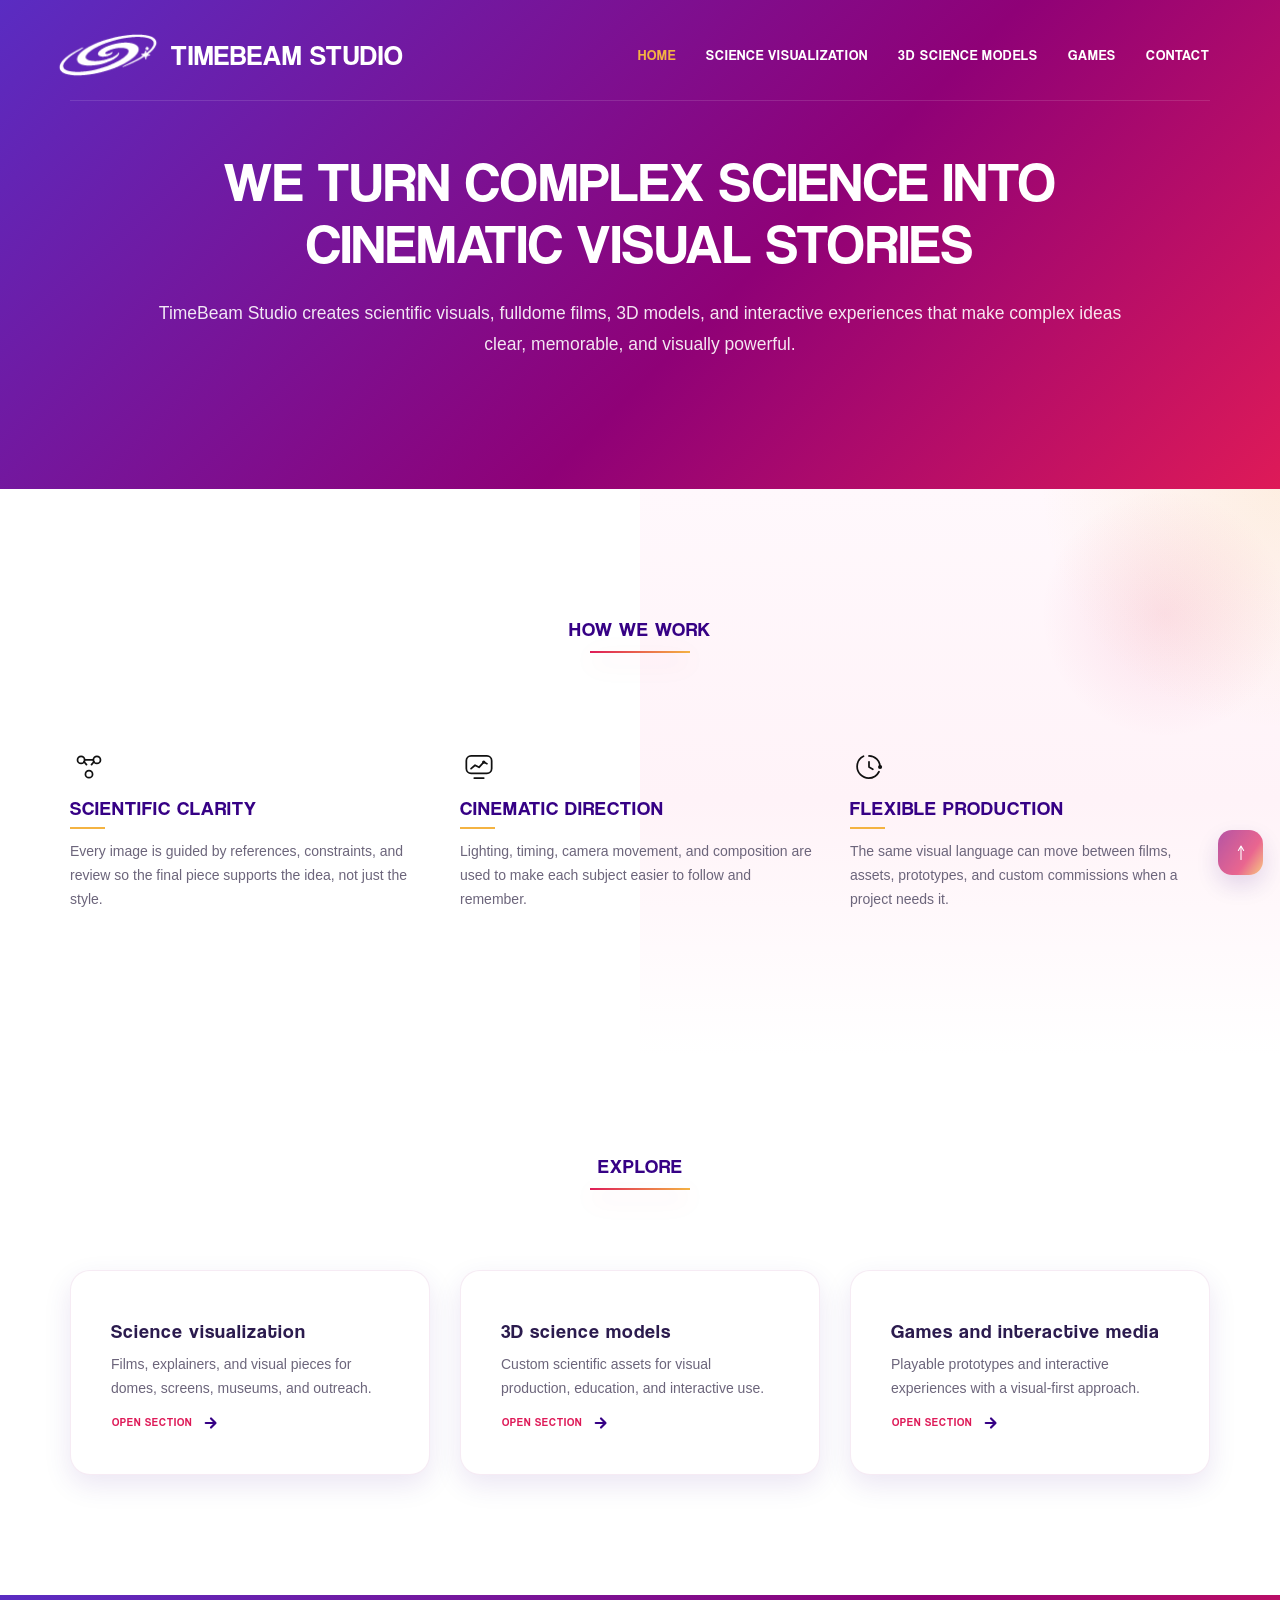
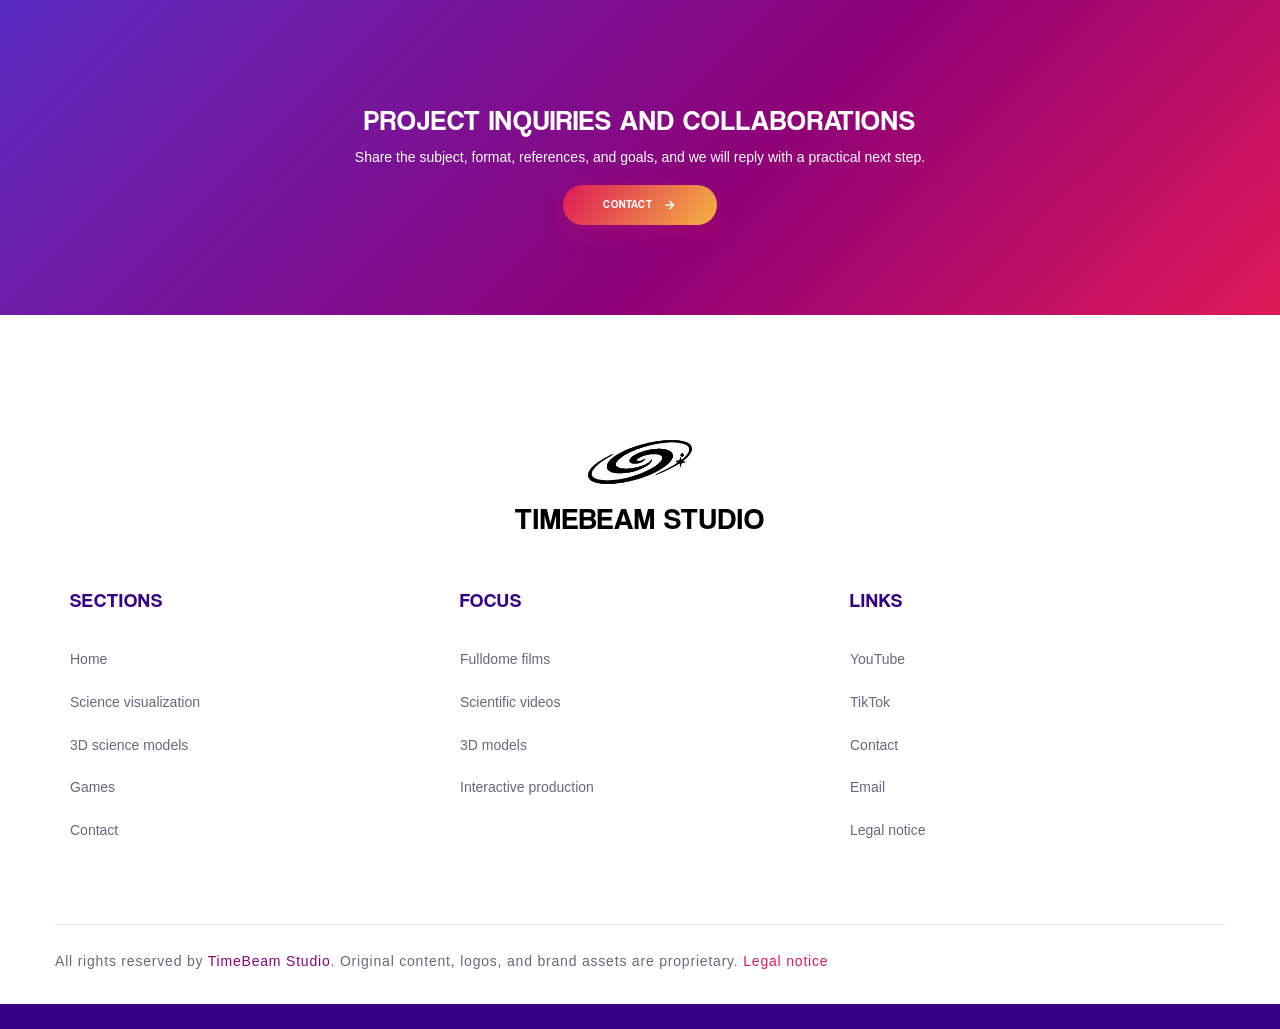
<file: index.html>
<!DOCTYPE html>
<html lang="en">
  <head>
    <meta charset="utf-8">
    <meta name="viewport" content="width=device-width, initial-scale=1, shrink-to-fit=no">
    <meta http-equiv="x-ua-compatible" content="ie=edge">
    <title>TimeBeam Studio - Home</title>
    <link rel="icon" type="image/svg+xml" href="images/timebeam-icon-smooth.svg">
    <link rel="icon" type="image/png" href="images/timebeam-icon.png">

    <link rel="stylesheet" href="css/bootstrap.min.css">
    <link rel="stylesheet" href="css/ionicons.min.css">
    <link rel="stylesheet" href="css/owl.carousel.css">
    <link rel="stylesheet" href="css/owl.theme.css">
    <link rel="stylesheet" href="css/style.css">
  </head>
  <body>
    <header class="gradient-violat">
      <nav class="navbar navbar-default navbar-fixed-top">
        <div class="container">
          <div class="navbar-header">
            <button type="button" class="navbar-toggle collapsed" data-toggle="collapse" data-target="#main-nav" aria-expanded="false">
              <span class="sr-only">Toggle navigation</span>
              <span class="icon-bar"></span>
              <span class="icon-bar"></span>
              <span class="icon-bar"></span>
            </button>
            <a class="navbar-brand" href="index.html">
              <span class="logo-wraper logo-black">
                <img src="images/timebeam-icon.png" alt="">TimeBeam Studio

              </span>
            </a>
          </div>

          <div class="collapse navbar-collapse" id="main-nav">
            <ul class="nav navbar-nav navbar-right">
              <li class="active"><a href="index.html">Home <span class="sr-only">(current)</span></a></li>
              <li><a href="science-visualization.html">Science visualization</a></li>
              <li><a href="science-models.html">3D science models</a></li>
              <li><a href="games.html">Games</a></li>
              <li><a href="contact.html">Contact</a></li>
            </ul>
          </div>
          <hr class="navbar-divider">
        </div>
      </nav>

      <section class="padding-top-90 home-slider home-hero">
        <div class="container">
          <div class="row home-hero-row">
            <div class="col-md-12">
              <div class="home-hero-copy">
                <h1 class="cta-heading text-white">We turn complex science into cinematic visual stories</h1>
                <p class="text-white slider-para">TimeBeam Studio creates scientific visuals, fulldome films, 3D models, and interactive experiences that make complex ideas clear, memorable, and visually powerful.</p>
              </div>
            </div>
          </div>
        </div>
      </section>
    </header>

    <section class="padding-top-bottom-120 bg-image-fit-50 home-overview section-soft-background">
      <div class="container">
        <div class="heading-wraper text-center margin-bottom-80">
          <h4>How we work</h4>
          <hr class="heading-devider gradient-orange">
        </div>
        <div class="row">
          <div class="col-md-4">
            <div class="feature-wiget">
              <div class="icon-wraper"><img src="images/icon-areas-of-work.svg" alt=""></div>
              <div class="content">
                <h4 class="bottom-line">Scientific clarity</h4>
                <p>Every image is guided by references, constraints, and review so the final piece supports the idea, not just the style.</p>
              </div>
            </div>
          </div>
          <div class="col-md-4">
            <div class="feature-wiget">
              <div class="icon-wraper"><img src="images/icon-science-visualization.svg" alt=""></div>
              <div class="content">
                <h4 class="bottom-line">Cinematic direction</h4>
                <p>Lighting, timing, camera movement, and composition are used to make each subject easier to follow and remember.</p>
              </div>
            </div>
          </div>
          <div class="col-md-4">
            <div class="feature-wiget">
              <div class="icon-wraper"><img src="images/icon-in-development.svg" alt=""></div>
              <div class="content">
                <h4 class="bottom-line">Flexible production</h4>
                <p>The same visual language can move between films, assets, prototypes, and custom commissions when a project needs it.</p>
              </div>
            </div>
          </div>
        </div>
      </div>
    </section>

    <section class="padding-top-bottom-90">
      <div class="container">
        <div class="heading-wraper text-center margin-bottom-80">
          <h4>Explore</h4>
          <hr class="heading-devider gradient-orange">
        </div>
        <div class="row">
          <div class="col-md-4 home-card-column">
            <div class="card">
              <div class="card-block">
                <h4 class="card-title">Science visualization</h4>
                <p class="card-text">Films, explainers, and visual pieces for domes, screens, museums, and outreach.</p>
                <a href="science-visualization.html" class="btn btn-link">open section <span class="icon-on-button"><img src="images/arrow-right-dark.svg" alt=""></span></a>
              </div>
            </div>
          </div>
          <div class="col-md-4 home-card-column">
            <div class="card">
              <div class="card-block">
                <h4 class="card-title">3D science models</h4>
                <p class="card-text">Custom scientific assets for visual production, education, and interactive use.</p>
                <a href="science-models.html" class="btn btn-link">open section <span class="icon-on-button"><img src="images/arrow-right-dark.svg" alt=""></span></a>
              </div>
            </div>
          </div>
          <div class="col-md-4 home-card-column">
            <div class="card">
              <div class="card-block">
                <h4 class="card-title">Games and interactive media</h4>
                <p class="card-text">Playable prototypes and interactive experiences with a visual-first approach.</p>
                <a href="games.html" class="btn btn-link">open section <span class="icon-on-button"><img src="images/arrow-right-dark.svg" alt=""></span></a>
              </div>
            </div>
          </div>
        </div>
      </div>
    </section>

    <section class="gradient-violat cta padding-top-bottom-90">
      <div class="container">
        <div class="row">
          <div class="col-md-12 text-center">
            <h3 class="cta-heading text-white">Project inquiries and collaborations</h3>
            <p class="text-white">Share the subject, format, references, and goals, and we will reply with a practical next step.</p>
            <div class="cta-btn-group">
              <a class="btn btn-orange border-none btn-rounded-corner" href="contact.html">Contact <span class="icon-on-button"><img src="images/arrow-right-light.svg" alt=""></span></a>
            </div>
          </div>
        </div>
      </div>
    </section>

    <footer class="padding-top-120">
      <div class="container">
        <div class="row">
          <div class="col-md-3">
            <div class="footer-left-content">
              <div class="logo-black">
                <img src="images/timebeam-icon.png" alt="">TimeBeam Studio
              </div>
            </div>
          </div>
          <div class="col-md-9">
            <div class="row">
              <div class="col-md-4 col-sm-6">
                <div class="footer-list-wiget">
                  <h4>Sections</h4>
                  <div class="list-group">
                    <a href="index.html" class="list-group-item">Home</a>
                    <a href="science-visualization.html" class="list-group-item">Science visualization</a>
                    <a href="science-models.html" class="list-group-item">3D science models</a>
                    <a href="games.html" class="list-group-item">Games</a>
                    <a href="contact.html" class="list-group-item">Contact</a>
                  </div>
                </div>
              </div>
              <div class="col-md-4 col-sm-6">
                <div class="footer-list-wiget">
                  <h4>Focus</h4>
                  <div class="list-group">
                    <a href="science-visualization.html" class="list-group-item">Fulldome films</a>
                    <a href="science-visualization.html" class="list-group-item">Scientific videos</a>
                    <a href="science-models.html" class="list-group-item">3D models</a>
                    <a href="games.html" class="list-group-item">Interactive production</a>
                  </div>
                </div>
              </div>
              <div class="col-md-4 col-sm-6">
                <div class="footer-list-wiget">
                  <h4>Links</h4>
                  <div class="list-group">
                    <a href="https://www.youtube.com/@TimeBeamStudio" class="list-group-item" target="_blank" rel="noopener noreferrer">YouTube</a>
                    <a href="https://www.tiktok.com/@timebeam.studio" class="list-group-item" target="_blank" rel="noopener noreferrer">TikTok</a>
                    <a href="contact.html" class="list-group-item">Contact</a>
                    <a href="mailto:timebeamstudio@gmail.com" class="list-group-item">Email</a>
                    <a href="legal-notice.html" class="list-group-item">Legal notice</a>
                  </div>
                </div>
              </div>
            </div>
          </div>
          <hr class="footer-divider">
          <div class="copyright-cta">
            <p>All rights reserved by <span class="span text-violat">TimeBeam Studio</span>. Original content, logos, and brand assets are proprietary. <a href="legal-notice.html">Legal notice</a></p>
          </div>
        </div>
      </div>
      <div class="footer-end-line"></div>
    </footer>

    <div id="scroll-top-div" class="scroll-top-div"><div class="scroll-top-icon-container"><img src="images/arrow-up-light.svg" alt=""></div></div>

    <script src="js/jquery.min.js"></script>
    <script src="js/bootstrap.min.js"></script>
    <script src="js/owl.carousel.min.js"></script>
    <script src="js/script.js"></script>
  </body>
</html>
</file>
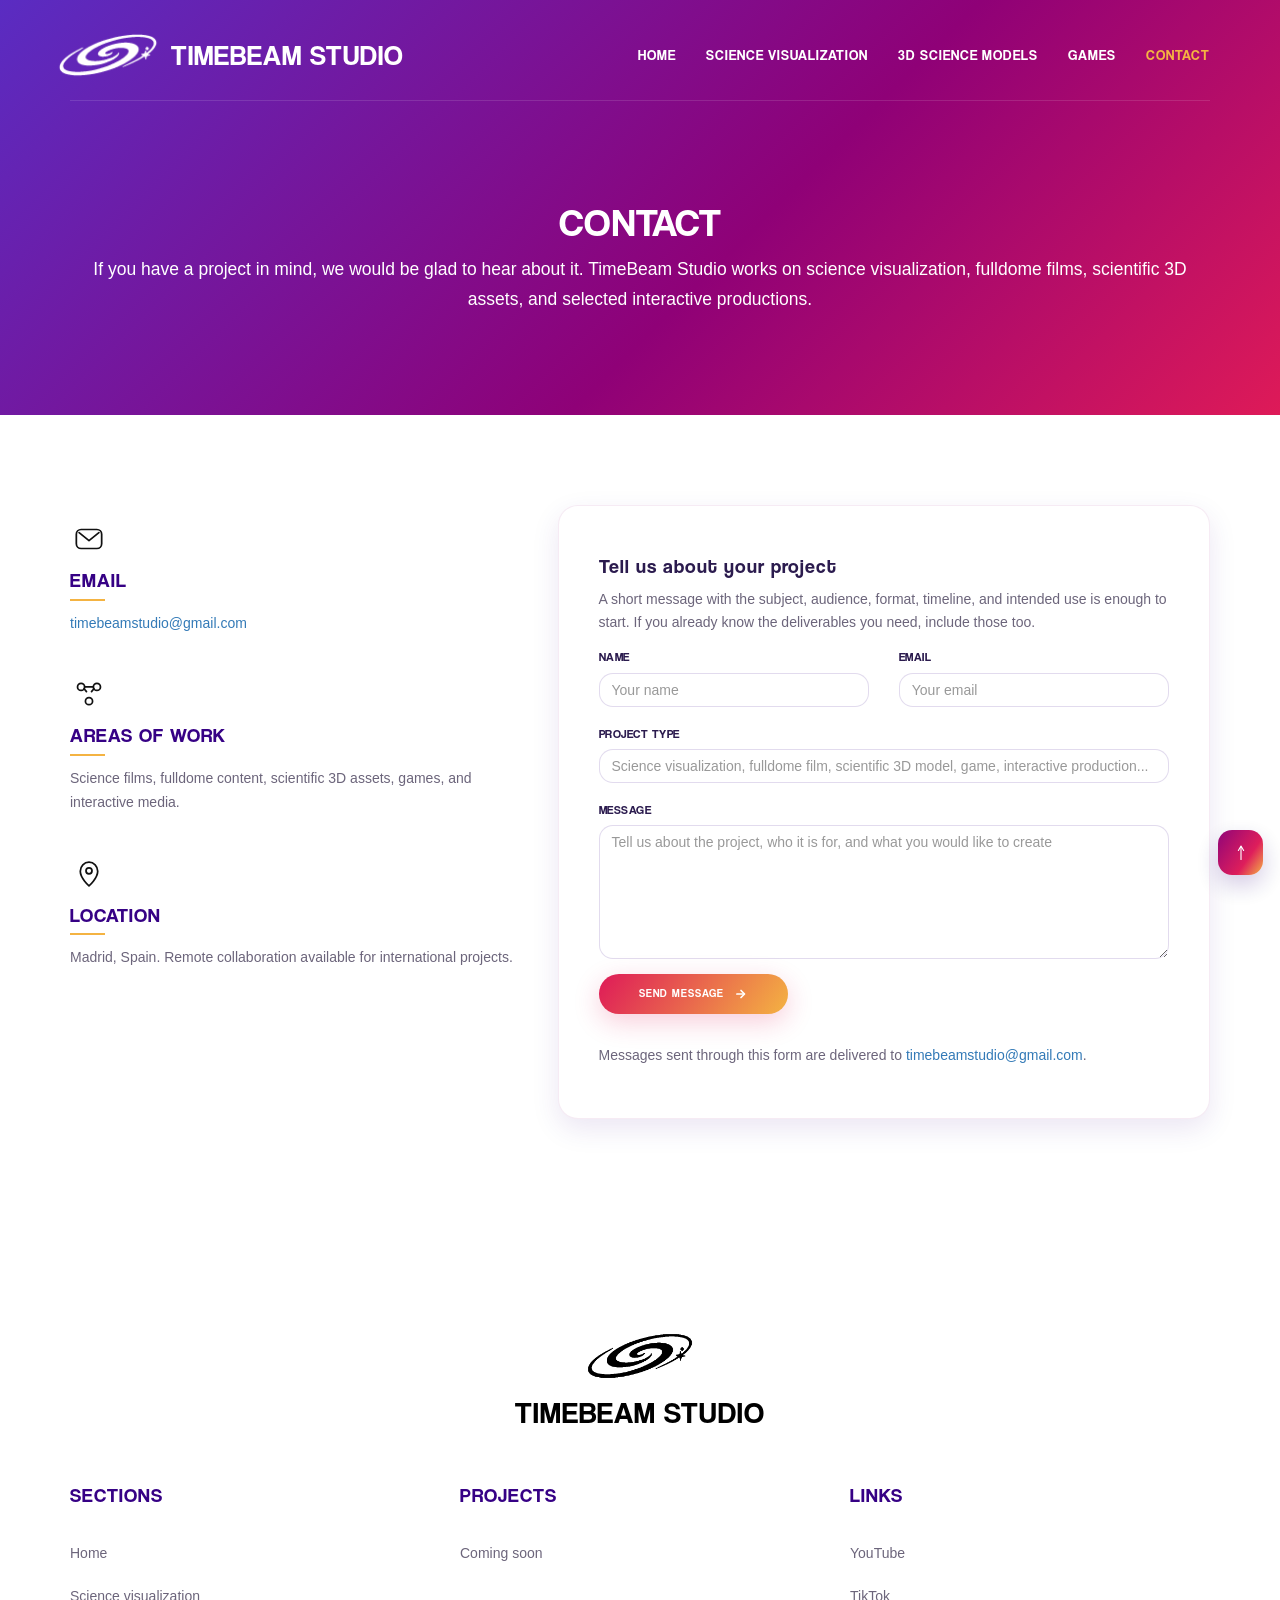
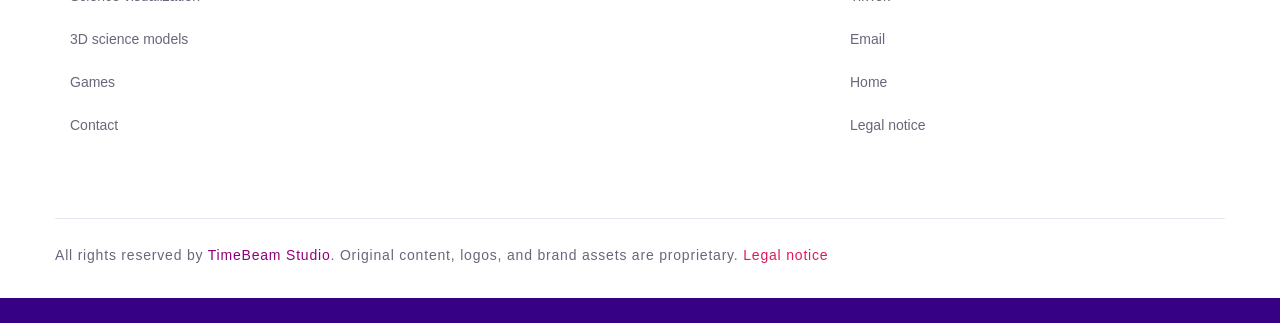
<file: contact.html>
<!DOCTYPE html>
<html lang="en">
  <head>
    <meta charset="utf-8">
    <meta name="viewport" content="width=device-width, initial-scale=1, shrink-to-fit=no">
    <meta http-equiv="x-ua-compatible" content="ie=edge">
    <title>TimeBeam Studio - Contact</title>
    <link rel="icon" type="image/svg+xml" href="images/timebeam-icon-smooth.svg">
    <link rel="icon" type="image/png" href="images/timebeam-icon.png">

    <link rel="stylesheet" href="css/bootstrap.min.css">
    <link rel="stylesheet" href="css/ionicons.min.css">
    <link rel="stylesheet" href="css/owl.carousel.css">
    <link rel="stylesheet" href="css/owl.theme.css">
    <link rel="stylesheet" href="css/style.css">
  </head>
  <body>
    <header class="gradient-violat">
      <nav class="navbar navbar-default navbar-fixed-top">
        <div class="container">
          <div class="navbar-header">
            <button type="button" class="navbar-toggle collapsed" data-toggle="collapse" data-target="#main-nav" aria-expanded="false">
              <span class="sr-only">Toggle navigation</span>
              <span class="icon-bar"></span>
              <span class="icon-bar"></span>
              <span class="icon-bar"></span>
            </button>
            <a class="navbar-brand" href="index.html"><span class="logo-wraper logo-black"><img src="images/timebeam-icon.png" alt="">TimeBeam Studio</span></a>
          </div>
          <div class="collapse navbar-collapse" id="main-nav">
            <ul class="nav navbar-nav navbar-right">
              <li><a href="index.html">Home</a></li>
              <li><a href="science-visualization.html">Science visualization</a></li>
              <li><a href="science-models.html">3D science models</a></li>
              <li><a href="games.html">Games</a></li>
              <li class="active"><a href="contact.html">Contact</a></li>
            </ul>
          </div>
          <hr class="navbar-divider">
        </div>
      </nav>

      <div class="container text-center" style="padding-top:180px;padding-bottom:90px;">
        <h2 class="cta-heading text-white">Contact</h2>
        <p class="text-white slider-para">If you have a project in mind, we would be glad to hear about it. TimeBeam Studio works on science visualization, fulldome films, scientific 3D assets, and selected interactive productions.</p>
      </div>
    </header>

    <section class="padding-top-bottom-90">
      <div class="container">
        <div class="row">
          <div class="col-md-5">
            <div class="feature-wiget">
              <div class="icon-wraper"><img src="images/icon-email-minimal.svg" alt=""></div>
              <div class="content"><h4 class="bottom-line">Email</h4><p><a href="mailto:timebeamstudio@gmail.com">timebeamstudio@gmail.com</a></p></div>
            </div>
            <div class="feature-wiget">
              <div class="icon-wraper"><img src="images/icon-areas-of-work.svg" alt=""></div>
              <div class="content"><h4 class="bottom-line">Areas of work</h4><p>Science films, fulldome content, scientific 3D assets, games, and interactive media.</p></div>
            </div>
            <div class="feature-wiget">
              <div class="icon-wraper"><img src="images/icon-location-minimal.svg" alt=""></div>
              <div class="content"><h4 class="bottom-line">Location</h4><p>Madrid, Spain. Remote collaboration available for international projects.</p></div>
            </div>
          </div>
          <div class="col-md-7">
            <div class="card">
              <div class="card-block">
                <h4 class="card-title">Tell us about your project</h4>
                <p class="card-text">A short message with the subject, audience, format, timeline, and intended use is enough to start. If you already know the deliverables you need, include those too.</p>
                <form action="https://formsubmit.co/timebeamstudio@gmail.com" method="POST">
                  <input type="hidden" name="_subject" value="[TimeBeam Studio Website] New inquiry">
                  <input type="hidden" name="_next" value="https://timebeamstudio.github.io/thank-you.html">
                  <input type="hidden" name="_template" value="table">
                  <input type="hidden" name="source" value="TimeBeam Studio website contact form">
                  <input type="text" name="_honey" style="display:none">
                  <div class="row">
                    <div class="col-md-6"><div class="form-group"><label>Name</label><input type="text" name="name" class="form-control" placeholder="Your name" required></div></div>
                    <div class="col-md-6"><div class="form-group"><label>Email</label><input type="email" name="email" class="form-control" placeholder="Your email" required></div></div>
                  </div>
                  <div class="form-group"><label>Project type</label><input type="text" name="project_type" class="form-control" placeholder="Science visualization, fulldome film, scientific 3D model, game, interactive production..." required></div>
                  <div class="form-group"><label>Message</label><textarea name="message" class="form-control" rows="6" placeholder="Tell us about the project, who it is for, and what you would like to create" required></textarea></div>
                  <button type="submit" class="btn btn-orange border-none btn-rounded-corner">Send message <span class="icon-on-button"><img src="images/arrow-right-light.svg" alt=""></span></button>
                </form>
                <p class="card-text margin-top-30">Messages sent through this form are delivered to <a href="mailto:timebeamstudio@gmail.com">timebeamstudio@gmail.com</a>.</p>
              </div>
            </div>
          </div>
        </div>
      </div>
    </section>

    <footer class="padding-top-120">
      <div class="container">
        <div class="row">
          <div class="col-md-3"><div class="footer-left-content"><div class="logo-black"><img src="images/timebeam-icon.png" alt="">TimeBeam Studio</div></div></div>
          <div class="col-md-9"><div class="row"><div class="col-md-4 col-sm-6"><div class="footer-list-wiget"><h4>Sections</h4><div class="list-group"><a href="index.html" class="list-group-item">Home</a><a href="science-visualization.html" class="list-group-item">Science visualization</a><a href="science-models.html" class="list-group-item">3D science models</a><a href="games.html" class="list-group-item">Games</a><a href="contact.html" class="list-group-item">Contact</a></div></div></div><div class="col-md-4 col-sm-6"><div class="footer-list-wiget"><h4>Projects</h4><div class="list-group"><span class="list-group-item">Coming soon</span></div></div></div><div class="col-md-4 col-sm-6"><div class="footer-list-wiget"><h4>Links</h4><div class="list-group"><a href="https://www.youtube.com/@TimeBeamStudio" class="list-group-item" target="_blank" rel="noopener noreferrer">YouTube</a><a href="https://www.tiktok.com/@timebeam.studio" class="list-group-item" target="_blank" rel="noopener noreferrer">TikTok</a><a href="mailto:timebeamstudio@gmail.com" class="list-group-item">Email</a><a href="index.html" class="list-group-item">Home</a><a href="legal-notice.html" class="list-group-item">Legal notice</a></div></div></div></div></div>
          <hr class="footer-divider">
          <div class="copyright-cta"><p>All rights reserved by <span class="span text-violat">TimeBeam Studio</span>. Original content, logos, and brand assets are proprietary. <a href="legal-notice.html">Legal notice</a></p></div>
        </div>
      </div>
      <div class="footer-end-line"></div>
    </footer>

    <div id="scroll-top-div" class="scroll-top-div"><div class="scroll-top-icon-container"><img src="images/arrow-up-light.svg" alt=""></div></div>

    <script src="js/jquery.min.js"></script>
    <script src="js/bootstrap.min.js"></script>
    <script src="js/owl.carousel.min.js"></script>
    <script src="js/script.js"></script>
  </body>
</html>
</file>
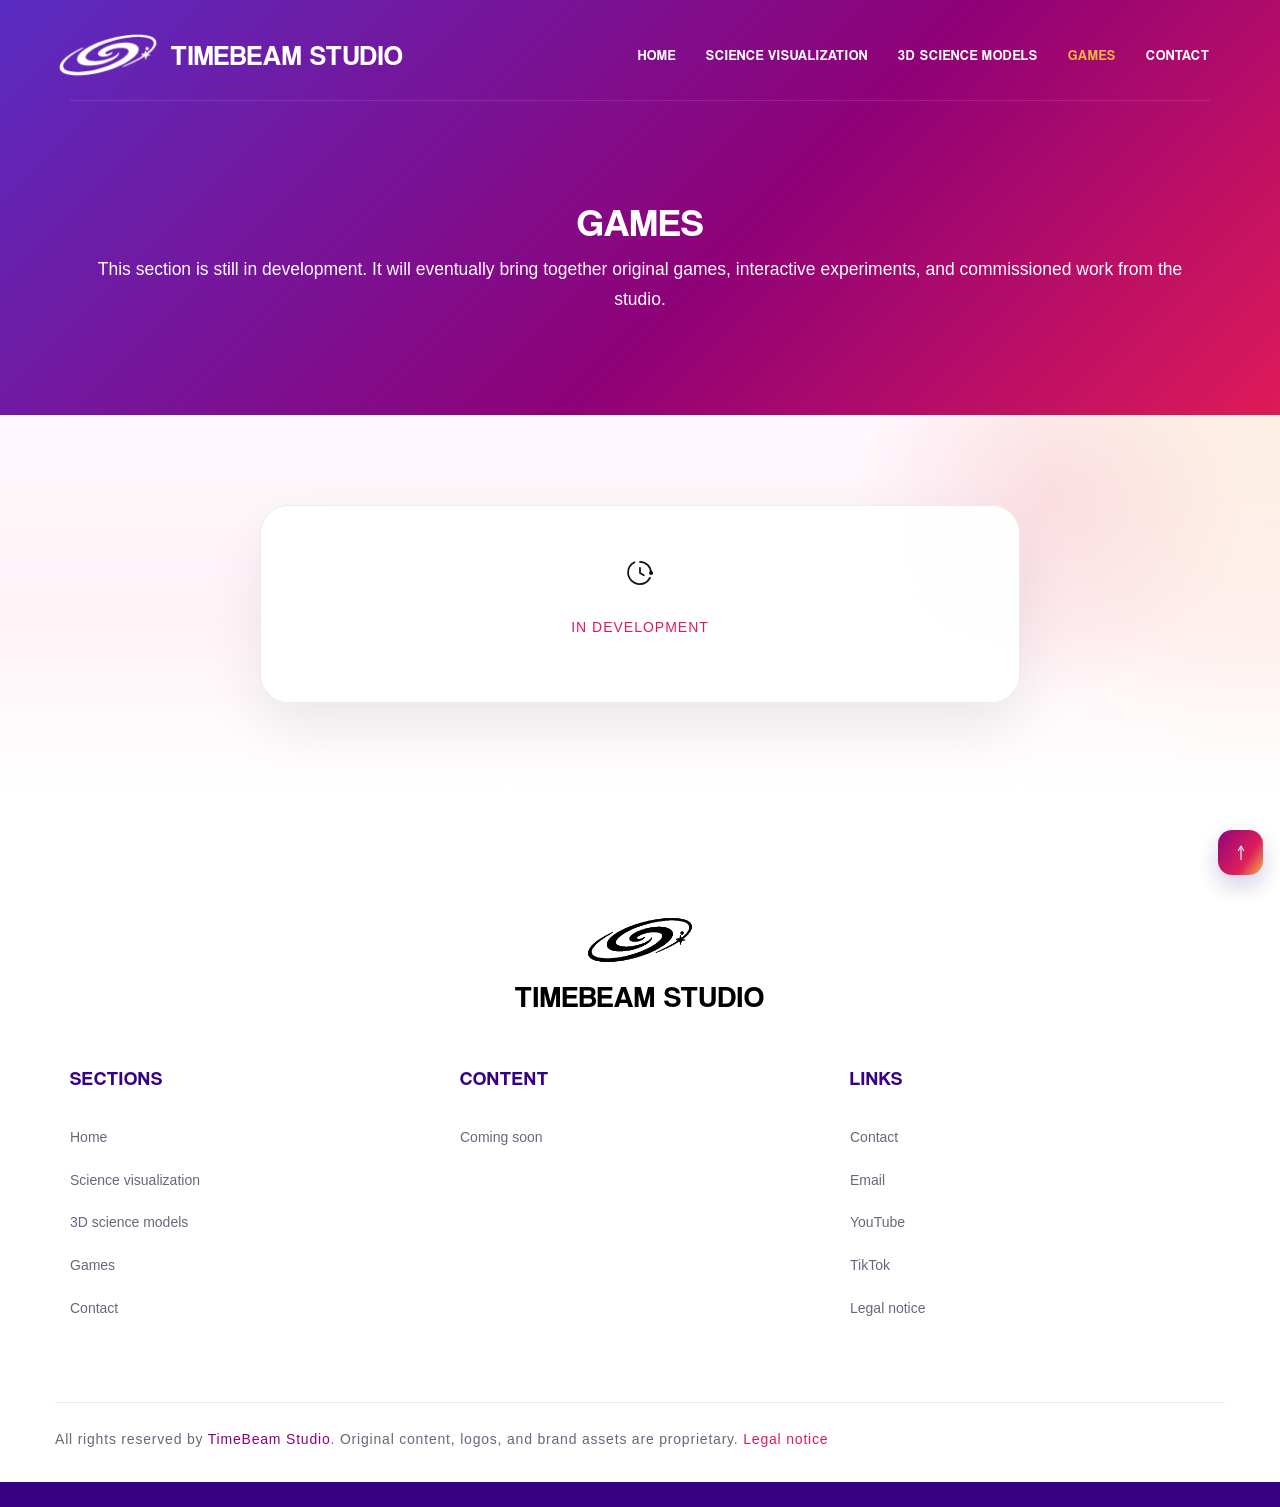
<file: games.html>
<!DOCTYPE html>
<html lang="en">
  <head>
    <meta charset="utf-8">
    <meta name="viewport" content="width=device-width, initial-scale=1, shrink-to-fit=no">
    <meta http-equiv="x-ua-compatible" content="ie=edge">
    <title>TimeBeam Studio - Games</title>
    <link rel="icon" type="image/svg+xml" href="images/timebeam-icon-smooth.svg">
    <link rel="icon" type="image/png" href="images/timebeam-icon.png">

    <link rel="stylesheet" href="css/bootstrap.min.css">
    <link rel="stylesheet" href="css/ionicons.min.css">
    <link rel="stylesheet" href="css/owl.carousel.css">
    <link rel="stylesheet" href="css/owl.theme.css">
    <link rel="stylesheet" href="css/style.css">
  </head>
  <body>
    <header class="gradient-violat">
      <nav class="navbar navbar-default navbar-fixed-top">
        <div class="container">
          <div class="navbar-header">
            <button type="button" class="navbar-toggle collapsed" data-toggle="collapse" data-target="#main-nav" aria-expanded="false">
              <span class="sr-only">Toggle navigation</span>
              <span class="icon-bar"></span>
              <span class="icon-bar"></span>
              <span class="icon-bar"></span>
            </button>
            <a class="navbar-brand" href="index.html"><span class="logo-wraper logo-black"><img src="images/timebeam-icon.png" alt="">TimeBeam Studio</span></a>
          </div>
          <div class="collapse navbar-collapse" id="main-nav">
            <ul class="nav navbar-nav navbar-right">
              <li><a href="index.html">Home</a></li>
              <li><a href="science-visualization.html">Science visualization</a></li>
              <li><a href="science-models.html">3D science models</a></li>
              <li class="active"><a href="games.html">Games</a></li>
              <li><a href="contact.html">Contact</a></li>
            </ul>
          </div>
          <hr class="navbar-divider">
        </div>
      </nav>

      <div class="container text-center" style="padding-top:180px;padding-bottom:90px;">
        <h2 class="cta-heading text-white">Games</h2>
        <p class="text-white slider-para">This section is still in development. It will eventually bring together original games, interactive experiments, and commissioned work from the studio.</p>
      </div>
    </header>

    <section class="padding-top-bottom-90 section-soft-background">
      <div class="container">
        <div class="development-panel">
          <div class="icon-wraper"><img src="images/icon-in-development.svg" alt=""></div>
          <p class="development-note">In Development</p>
        </div>
      </div>
    </section>

    <footer class="padding-top-120">
      <div class="container">
        <div class="row">
          <div class="col-md-3"><div class="footer-left-content"><div class="logo-black"><img src="images/timebeam-icon.png" alt="">TimeBeam Studio</div></div></div>
          <div class="col-md-9"><div class="row"><div class="col-md-4 col-sm-6"><div class="footer-list-wiget"><h4>Sections</h4><div class="list-group"><a href="index.html" class="list-group-item">Home</a><a href="science-visualization.html" class="list-group-item">Science visualization</a><a href="science-models.html" class="list-group-item">3D science models</a><a href="games.html" class="list-group-item">Games</a><a href="contact.html" class="list-group-item">Contact</a></div></div></div><div class="col-md-4 col-sm-6"><div class="footer-list-wiget"><h4>Content</h4><div class="list-group"><span class="list-group-item">Coming soon</span></div></div></div><div class="col-md-4 col-sm-6"><div class="footer-list-wiget"><h4>Links</h4><div class="list-group"><a href="contact.html" class="list-group-item">Contact</a><a href="mailto:timebeamstudio@gmail.com" class="list-group-item">Email</a><a href="https://www.youtube.com/@TimeBeamStudio" class="list-group-item" target="_blank" rel="noopener noreferrer">YouTube</a><a href="https://www.tiktok.com/@timebeam.studio" class="list-group-item" target="_blank" rel="noopener noreferrer">TikTok</a><a href="legal-notice.html" class="list-group-item">Legal notice</a></div></div></div></div></div>
          <hr class="footer-divider">
          <div class="copyright-cta"><p>All rights reserved by <span class="span text-violat">TimeBeam Studio</span>. Original content, logos, and brand assets are proprietary. <a href="legal-notice.html">Legal notice</a></p></div>
        </div>
      </div>
      <div class="footer-end-line"></div>
    </footer>

    <div id="scroll-top-div" class="scroll-top-div"><div class="scroll-top-icon-container"><img src="images/arrow-up-light.svg" alt=""></div></div>

    <script src="js/jquery.min.js"></script>
    <script src="js/bootstrap.min.js"></script>
    <script src="js/owl.carousel.min.js"></script>
    <script src="js/script.js"></script>
  </body>
</html>
</file>
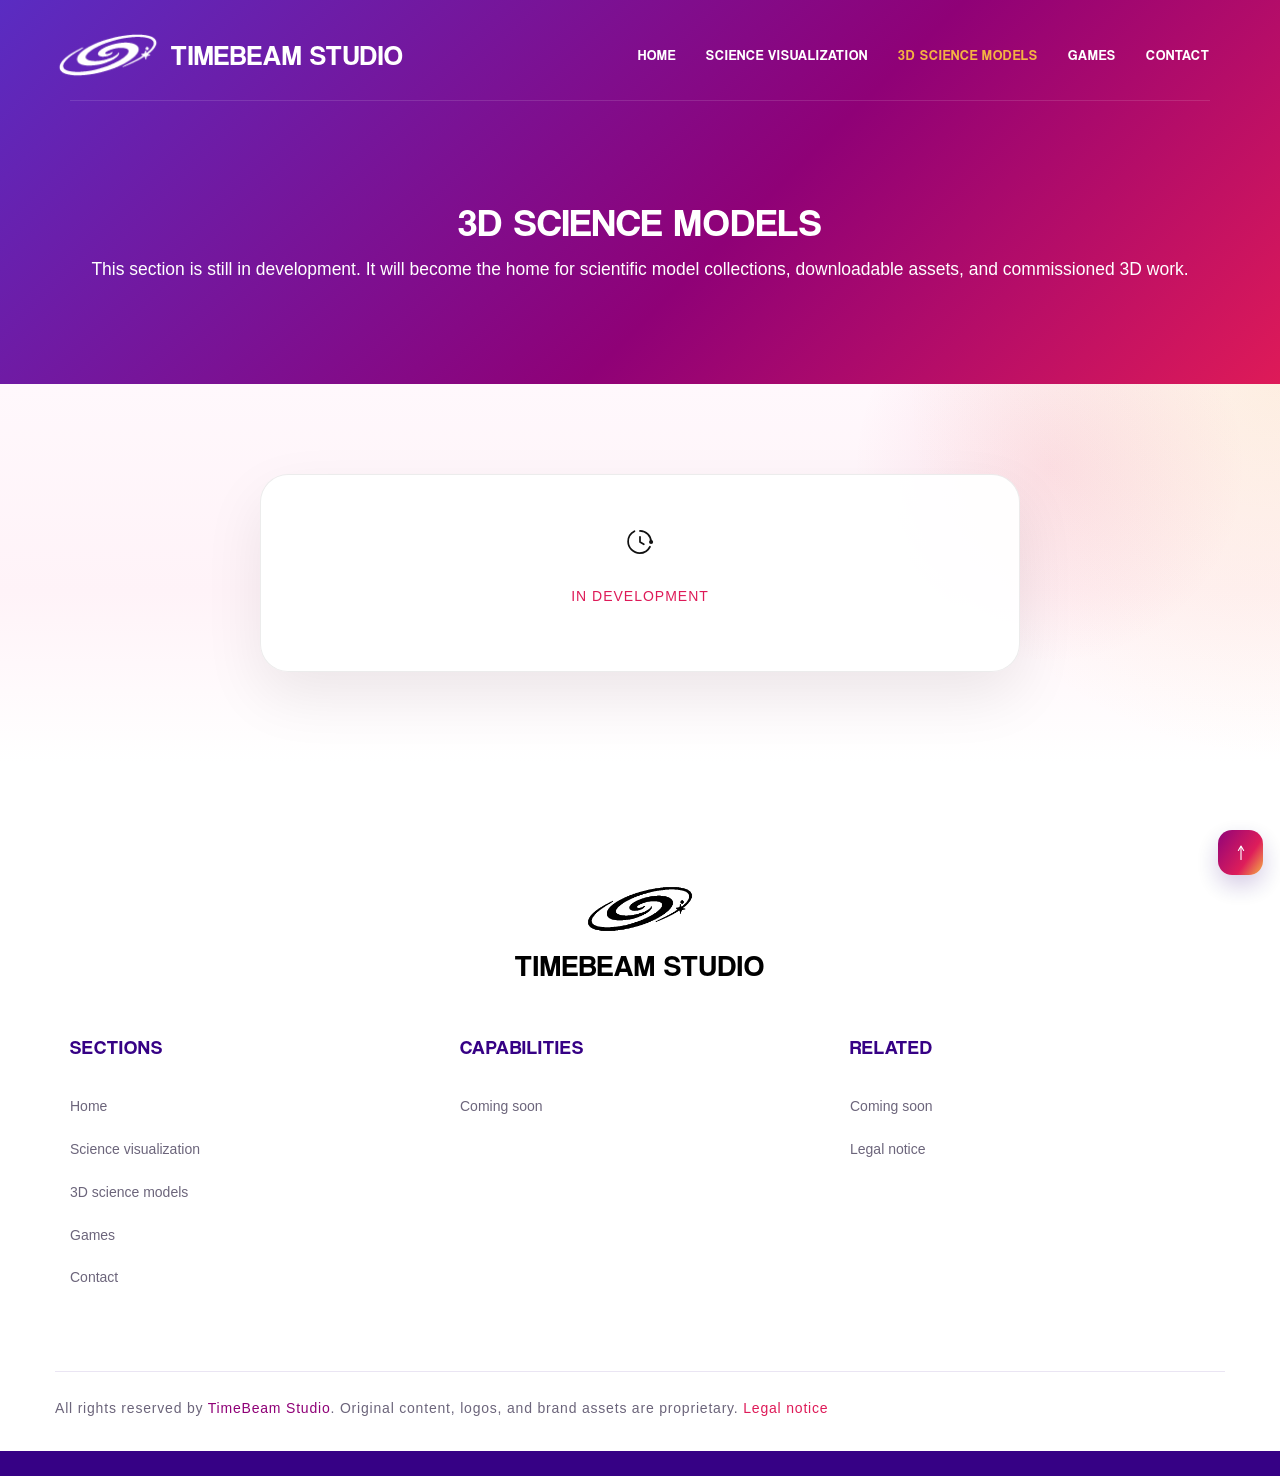
<file: science-models.html>
<!DOCTYPE html>
<html lang="en">
  <head>
    <meta charset="utf-8">
    <meta name="viewport" content="width=device-width, initial-scale=1, shrink-to-fit=no">
    <meta http-equiv="x-ua-compatible" content="ie=edge">
    <title>TimeBeam Studio - 3D Science Models</title>
    <link rel="icon" type="image/svg+xml" href="images/timebeam-icon-smooth.svg">
    <link rel="icon" type="image/png" href="images/timebeam-icon.png">

    <link rel="stylesheet" href="css/bootstrap.min.css">
    <link rel="stylesheet" href="css/ionicons.min.css">
    <link rel="stylesheet" href="css/owl.carousel.css">
    <link rel="stylesheet" href="css/owl.theme.css">
    <link rel="stylesheet" href="css/style.css">
  </head>
  <body>
    <header class="gradient-violat">
      <nav class="navbar navbar-default navbar-fixed-top">
        <div class="container">
          <div class="navbar-header">
            <button type="button" class="navbar-toggle collapsed" data-toggle="collapse" data-target="#main-nav" aria-expanded="false">
              <span class="sr-only">Toggle navigation</span>
              <span class="icon-bar"></span>
              <span class="icon-bar"></span>
              <span class="icon-bar"></span>
            </button>
            <a class="navbar-brand" href="index.html"><span class="logo-wraper logo-black"><img src="images/timebeam-icon.png" alt="">TimeBeam Studio</span></a>
          </div>
          <div class="collapse navbar-collapse" id="main-nav">
            <ul class="nav navbar-nav navbar-right">
              <li><a href="index.html">Home</a></li>
              <li><a href="science-visualization.html">Science visualization</a></li>
              <li class="active"><a href="science-models.html">3D science models</a></li>
              <li><a href="games.html">Games</a></li>
              <li><a href="contact.html">Contact</a></li>
            </ul>
          </div>
          <hr class="navbar-divider">
        </div>
      </nav>

      <div class="container text-center" style="padding-top:180px;padding-bottom:90px;">
        <h2 class="cta-heading text-white">3D Science Models</h2>
        <p class="text-white slider-para">This section is still in development. It will become the home for scientific model collections, downloadable assets, and commissioned 3D work.</p>
      </div>
    </header>

    <section class="padding-top-bottom-90 section-soft-background">
      <div class="container">
          <div class="development-panel">
            <div class="icon-wraper"><img src="images/icon-in-development.svg" alt=""></div>
            <p class="development-note">In Development</p>
        </div>
      </div>
    </section>

    <footer class="padding-top-120">
      <div class="container">
        <div class="row">
          <div class="col-md-3"><div class="footer-left-content"><div class="logo-black"><img src="images/timebeam-icon.png" alt="">TimeBeam Studio</div></div></div>
          <div class="col-md-9"><div class="row"><div class="col-md-4 col-sm-6"><div class="footer-list-wiget"><h4>Sections</h4><div class="list-group"><a href="index.html" class="list-group-item">Home</a><a href="science-visualization.html" class="list-group-item">Science visualization</a><a href="science-models.html" class="list-group-item">3D science models</a><a href="games.html" class="list-group-item">Games</a><a href="contact.html" class="list-group-item">Contact</a></div></div></div><div class="col-md-4 col-sm-6"><div class="footer-list-wiget"><h4>Capabilities</h4><div class="list-group"><span class="list-group-item">Coming soon</span></div></div></div><div class="col-md-4 col-sm-6"><div class="footer-list-wiget"><h4>Related</h4><div class="list-group"><span class="list-group-item">Coming soon</span><a href="legal-notice.html" class="list-group-item">Legal notice</a></div></div></div></div></div>
          <hr class="footer-divider">
          <div class="copyright-cta"><p>All rights reserved by <span class="span text-violat">TimeBeam Studio</span>. Original content, logos, and brand assets are proprietary. <a href="legal-notice.html">Legal notice</a></p></div>
        </div>
      </div>
      <div class="footer-end-line"></div>
    </footer>

    <div id="scroll-top-div" class="scroll-top-div"><div class="scroll-top-icon-container"><img src="images/arrow-up-light.svg" alt=""></div></div>

    <script src="js/jquery.min.js"></script>
    <script src="js/bootstrap.min.js"></script>
    <script src="js/owl.carousel.min.js"></script>
    <script src="js/script.js"></script>
  </body>
</html>
</file>
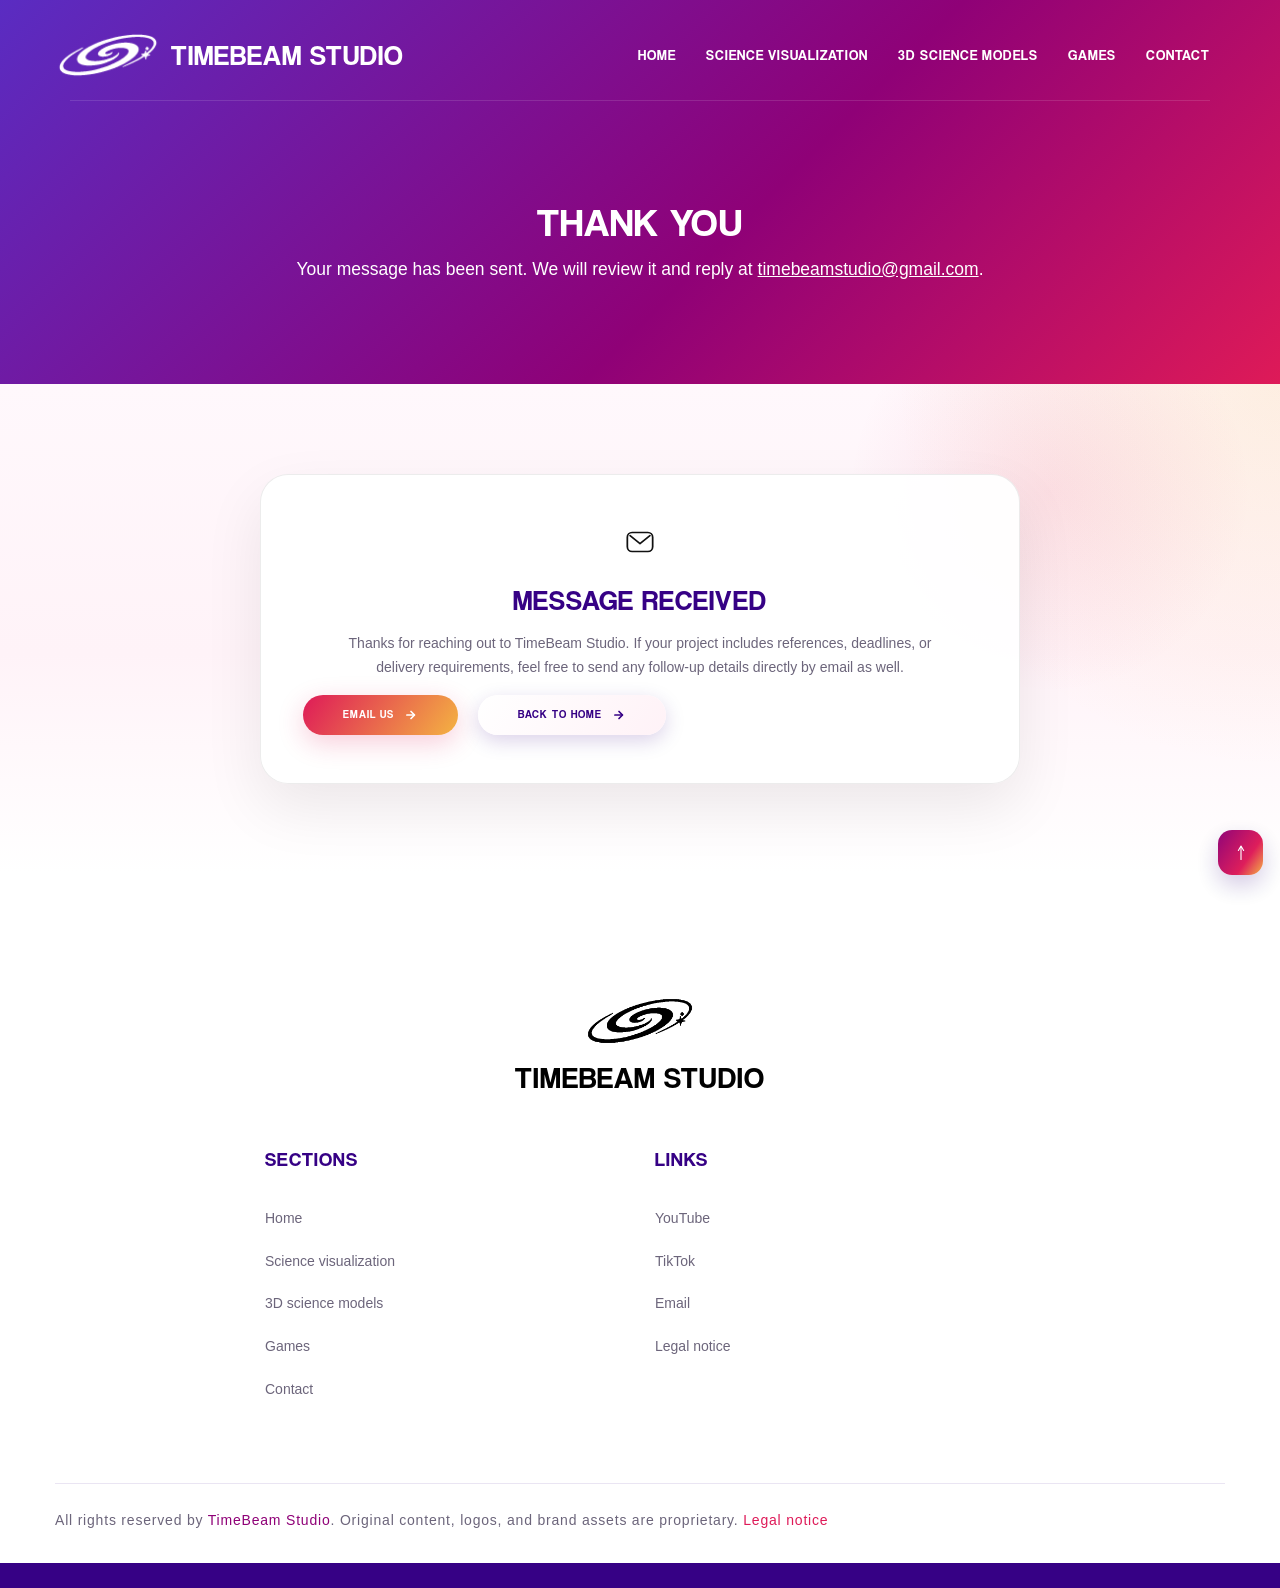
<file: thank-you.html>
<!DOCTYPE html>
<html lang="en">
  <head>
    <meta charset="utf-8">
    <meta name="viewport" content="width=device-width, initial-scale=1, shrink-to-fit=no">
    <meta http-equiv="x-ua-compatible" content="ie=edge">
    <title>TimeBeam Studio - Thank You</title>
    <link rel="icon" type="image/svg+xml" href="images/timebeam-icon-smooth.svg">
    <link rel="icon" type="image/png" href="images/timebeam-icon.png">

    <link rel="stylesheet" href="css/bootstrap.min.css">
    <link rel="stylesheet" href="css/ionicons.min.css">
    <link rel="stylesheet" href="css/owl.carousel.css">
    <link rel="stylesheet" href="css/owl.theme.css">
    <link rel="stylesheet" href="css/style.css">
  </head>
  <body>
    <header class="gradient-violat">
      <nav class="navbar navbar-default navbar-fixed-top">
        <div class="container">
          <div class="navbar-header">
            <button type="button" class="navbar-toggle collapsed" data-toggle="collapse" data-target="#main-nav" aria-expanded="false">
              <span class="sr-only">Toggle navigation</span>
              <span class="icon-bar"></span>
              <span class="icon-bar"></span>
              <span class="icon-bar"></span>
            </button>
            <a class="navbar-brand" href="index.html"><span class="logo-wraper logo-black"><img src="images/timebeam-icon.png" alt="">TimeBeam Studio</span></a>
          </div>
          <div class="collapse navbar-collapse" id="main-nav">
            <ul class="nav navbar-nav navbar-right">
              <li><a href="index.html">Home</a></li>
              <li><a href="science-visualization.html">Science visualization</a></li>
              <li><a href="science-models.html">3D science models</a></li>
              <li><a href="games.html">Games</a></li>
              <li><a href="contact.html">Contact</a></li>
            </ul>
          </div>
          <hr class="navbar-divider">
        </div>
      </nav>

      <div class="container text-center" style="padding-top:180px;padding-bottom:90px;">
        <h2 class="cta-heading text-white">Thank you</h2>
        <p class="text-white slider-para">Your message has been sent. We will review it and reply at <a href="mailto:timebeamstudio@gmail.com" style="color:#fff;text-decoration:underline;">timebeamstudio@gmail.com</a>.</p>
      </div>
    </header>

    <section class="padding-top-bottom-90 section-soft-background">
      <div class="container">
        <div class="development-panel">
          <div class="icon-wraper"><img src="images/icon-email-minimal.svg" alt=""></div>
          <h3>Message received</h3>
          <p>Thanks for reaching out to TimeBeam Studio. If your project includes references, deadlines, or delivery requirements, feel free to send any follow-up details directly by email as well.</p>
          <div class="cta-btn-group">
            <a class="btn btn-orange border-none btn-rounded-corner" href="mailto:timebeamstudio@gmail.com">Email us <span class="icon-on-button"><img src="images/arrow-right-light.svg" alt=""></span></a>
            <a class="btn btn-white gradient-white border-none btn-rounded-corner" href="index.html">Back to home <span class="icon-on-button"><img src="images/arrow-right-dark.svg" alt=""></span></a>
          </div>
        </div>
      </div>
    </section>

    <footer class="padding-top-120">
      <div class="container">
        <div class="row">
          <div class="col-md-3"><div class="footer-left-content"><div class="logo-black"><img src="images/timebeam-icon.png" alt="">TimeBeam Studio</div></div></div>
          <div class="col-md-9"><div class="row"><div class="col-md-4 col-sm-6"><div class="footer-list-wiget"><h4>Sections</h4><div class="list-group"><a href="index.html" class="list-group-item">Home</a><a href="science-visualization.html" class="list-group-item">Science visualization</a><a href="science-models.html" class="list-group-item">3D science models</a><a href="games.html" class="list-group-item">Games</a><a href="contact.html" class="list-group-item">Contact</a></div></div></div><div class="col-md-4 col-sm-6"><div class="footer-list-wiget"><h4>Links</h4><div class="list-group"><a href="https://www.youtube.com/@TimeBeamStudio" class="list-group-item" target="_blank" rel="noopener noreferrer">YouTube</a><a href="https://www.tiktok.com/@timebeam.studio" class="list-group-item" target="_blank" rel="noopener noreferrer">TikTok</a><a href="mailto:timebeamstudio@gmail.com" class="list-group-item">Email</a><a href="legal-notice.html" class="list-group-item">Legal notice</a></div></div></div></div></div>
          <hr class="footer-divider">
          <div class="copyright-cta"><p>All rights reserved by <span class="span text-violat">TimeBeam Studio</span>. Original content, logos, and brand assets are proprietary. <a href="legal-notice.html">Legal notice</a></p></div>
        </div>
      </div>
      <div class="footer-end-line"></div>
    </footer>

    <div id="scroll-top-div" class="scroll-top-div"><div class="scroll-top-icon-container"><img src="images/arrow-up-light.svg" alt=""></div></div>

    <script src="js/jquery.min.js"></script>
    <script src="js/bootstrap.min.js"></script>
    <script src="js/owl.carousel.min.js"></script>
    <script src="js/script.js"></script>
  </body>
</html>
</file>
<file: css/style.css>
/**************************************** TYPOGRAPHY ****************************************/
:root{
	--tb-dark: #360185;
	--tb-gradient-dark: #5a2cc2;
	--tb-mid: #8F0177;
	--tb-hot: #DE1A58;
	--tb-accent: #F4B342;

	--tb-text: #6c657b;
	--tb-text-dark: #2b1b4e;
	--tb-muted: #8f889d;
	--tb-surface: #fff8fc;
	--tb-surface-2: #fff2f7;
	--tb-white: #ffffff;
	--tb-line: rgba(255,255,255,0.12);
	--tb-shadow: rgba(54, 1, 133, 0.18);
	--tb-shadow-strong: rgba(31, 8, 76, 0.28);
}

@font-face{
	font-family: 'Coolvetica';
	src: url('../fonts/Coolvetica Rg.otf') format('opentype');
	font-weight: 400;
	font-style: normal;
	font-display: swap;
}

@font-face{
	font-family: 'Coolvetica';
	src: url('../fonts/Coolvetica Rg It.otf') format('opentype');
	font-weight: 400;
	font-style: italic;
	font-display: swap;
}

body{
	font-family: Arial, Helvetica, sans-serif;
	font-size: 14px;
	color: var(--tb-text);
	line-height: 1.7;
	background-color: #ffffff;
}

[hidden]{
	display: none !important;
}

h1,h2,h3,h4,h5,h6{
	font-family: 'Coolvetica', sans-serif;
	color: var(--tb-dark);
	font-weight: 400;
	text-transform: uppercase;
	letter-spacing: 1px;
	line-height: 1.1;
}

h1{
	font-size: 3.998em;
}

h2{
	font-size: 2.827em;
}

h3{
	font-size: 1.999em;
}

h4{
	font-size: 1.414em;
}

p{
	font-size: 1em;
	color: var(--tb-text);
	line-height: 1.7;
}

a{
	transition: all .35s ease;
}

.btn{
	font-family: 'Coolvetica', sans-serif;
	font-size: 0.78em;
	text-transform: uppercase;
	font-weight: 400;
	padding: 13px 40px;
	box-shadow: 0px 6px 20px 0px rgba(54, 1, 133, 0.18);
	line-height: 1;
	transition: all .35s ease;
	letter-spacing: 1px;
}

.btn-link{
	padding: 0;
	box-shadow: none;
}

.icon-on-button{
	display: inline-flex;
	margin-left: 6px;
	vertical-align: middle;
}

.icon-on-button img{
	width: 14px;
	height: 14px;
	display: block;
}

/**************************************** NAVBAR ****************************************/
.navbar{
	background-color: transparent !important;
	border-color: transparent !important;
	border: 0;
	padding-top: 30px;
	transition: all .4s ease;
}

.navbar-brand{
	padding: 0;
}

.navbar-brand img{
	max-height: 50px;
}

.navbar-default .navbar-nav>li>a{
	font-family: 'Coolvetica', sans-serif;
	color: #fff;
	text-transform: uppercase;
	letter-spacing: 1px;
}

.navbar-default .navbar-nav>li>a,
.navbar-default .navbar-nav>li>a:focus,
.navbar-default .navbar-nav>li>a:hover{
	color: #fff;
	background-color: transparent;
}

.navbar-default .navbar-nav>li>a:hover{
	color: var(--tb-accent);
}

.navbar-nav>li>a.btn-navbar:hover{
	color: #fff;
}

.navbar-default .navbar-nav>.active>a,
.navbar-default .navbar-nav>.active>a:focus,
.navbar-default .navbar-nav>.active>a:hover{
	color: var(--tb-accent);
	background-color: transparent;
}

.navbar-nav>li>a.btn-navbar{
	padding-left: 40px;
	padding-right: 40px;
}

.navbar-divider{
	width: 100%;
	height: 1px;
	border: 0;
	background-color: var(--tb-line);
	transition: all .4s ease;
}

.colored-nav{
	padding-top: 15px;
	padding-bottom: 15px;
}

.colored-nav .navbar-divider{
	display: none;
}

.navbar-default .navbar-toggle{
	border-color: rgba(255,255,255,0.45);
}

.navbar-default .navbar-toggle .icon-bar{
	background-color: #fff;
}

/**************************************** HEADER ****************************************/
header{
	background-color: var(--tb-dark);
	position: relative;
	display: block;
}

/**************************************** CTA ****************************************/
.cta{
	color: #fff;
}

.cta-btn-group{
	margin-top: 15px;
	display: flex;
	flex-wrap: wrap;
	align-items: center;
	gap: 20px;
}

.cta-btn-group .btn{
	margin: 0;
}

.text-center .cta-btn-group{
	justify-content: center;
}

.btn-orange.focus,
.btn-orange:focus,
.btn-orange.active,
.btn-orange:active{
	color: #fff;
	background-color: var(--tb-hot);
	border-color: transparent;
}

.btn-white.focus,
.btn-white:focus,
.btn-white.active,
.btn-white:active{
	color: var(--tb-dark);
	background-color: #ffffff;
	border-color: transparent;
}

.btn-violat.focus,
.btn-violat:focus,
.btn-violat.active,
.btn-violat:active{
	color: #fff;
	background-color: var(--tb-mid);
	border-color: transparent;
}

/**************************************** HOME HERO ****************************************/
.sliding-card-with-bottom-image .image-container img{
	position: relative;
	margin: 0 auto;
	padding-top: 90px;
}

.image-right-slide-bg{
	background-repeat: no-repeat !important;
	background-position-x: 100% !important;
	background-size: auto 100% !important;
	padding: 18rem 0;
}

.slider-para{
	font-size: 1.25em;
	font-family: Arial, Helvetica, sans-serif;
	line-height: 1.75;
}

.home-hero{
	padding-bottom: 90px;
}

.home-hero-row{
	display: flex;
	align-items: center;
}

.home-hero-copy{
	padding-top: 60px;
	padding-bottom: 30px;
	width: 100%;
	text-align: center;
}

.home-kicker{
	margin-bottom: 20px;
	letter-spacing: 3px;
	text-transform: uppercase;
	font-size: 12px;
	font-family: 'Coolvetica', sans-serif;
}

.home-hero-copy .cta-heading{
	margin-top: 0;
	margin-left: auto;
	margin-right: auto;
	margin-bottom: 25px;
	max-width: 980px;
}

.home-hero-copy .slider-para{
	margin-left: auto;
	margin-right: auto;
	max-width: 980px;
	color: rgba(255,255,255,0.9);
}

.home-hero-visual{
	padding-top: 80px;
}

.home-hero-visual img{
	margin: 0 auto;
	max-width: 94%;
	filter: drop-shadow(0px 26px 38px rgba(13, 5, 29, 0.34));
}

.home-overview{
	background-color: var(--tb-surface);
}

.section-soft-background{
	background:
		radial-gradient(circle at top right, rgba(244,179,66,0.14), transparent 28%),
		radial-gradient(circle at 82% 22%, rgba(222,26,88,0.10), transparent 18%),
		linear-gradient(180deg, #fff8fc 0%, #fff3f8 55%, #ffffff 100%);
}

.development-panel{
	background: rgba(255, 255, 255, 0.94);
	border: 1px solid rgba(17, 17, 17, 0.08);
	border-radius: 28px;
	box-shadow: 0 24px 60px rgba(17, 17, 17, 0.08);
	margin: 0 auto;
	max-width: 760px;
	padding: 48px 42px;
	text-align: center;
}

.development-panel .icon-wraper{
	margin: 0 auto 24px;
}

.development-panel h3{
	margin-bottom: 16px;
}

.development-panel p{
	margin: 0 auto 14px;
	max-width: 620px;
}

.development-note{
	color: var(--tb-hot);
	font-size: 14px;
	letter-spacing: 1px;
	text-transform: uppercase;
}

.science-archive-intro{
	background: rgba(255, 255, 255, 0.94);
	border: 1px solid rgba(17, 17, 17, 0.08);
	border-radius: 28px;
	box-shadow: 0 24px 60px rgba(17, 17, 17, 0.08);
	padding: 42px;
}

.science-archive-intro h3{
	margin-bottom: 14px;
}

.science-archive-intro p{
	max-width: 760px;
}

.science-topic-nav{
	display: flex;
	flex-wrap: wrap;
	gap: 12px;
	margin-top: 28px;
}

.science-topic-nav a{
	background: #fff;
	border: 1px solid rgba(17, 17, 17, 0.08);
	border-radius: 999px;
	box-shadow: 0 10px 24px rgba(17, 17, 17, 0.05);
	color: var(--tb-text-dark);
	display: inline-flex;
	font-size: 13px;
	letter-spacing: 0.9px;
	padding: 12px 18px;
	text-transform: uppercase;
}

.science-topic-nav a:hover{
	border-color: rgba(222, 26, 88, 0.35);
	color: var(--tb-hot);
	text-decoration: none;
}

.science-topic-group + .science-topic-group{
	margin-top: 85px;
}

.science-group-header{
	margin-bottom: 30px;
	max-width: 760px;
}

.science-group-kicker{
	color: var(--tb-hot);
	font-size: 13px;
	letter-spacing: 1px;
	margin-bottom: 12px;
	text-transform: uppercase;
}

.science-entry{
	background: #fff;
	border: 1px solid rgba(17, 17, 17, 0.08);
	border-radius: 24px;
	box-shadow: 0 16px 36px rgba(17, 17, 17, 0.07);
	margin-bottom: 18px;
	padding: 30px 32px;
}

.science-entry:last-child{
	margin-bottom: 0;
}

.science-entry-meta{
	display: flex;
	flex-wrap: wrap;
	gap: 10px;
	margin-bottom: 16px;
}

.science-entry-meta span{
	background: rgba(222, 26, 88, 0.08);
	border-radius: 999px;
	color: var(--tb-hot);
	display: inline-flex;
	font-size: 12px;
	letter-spacing: 0.9px;
	padding: 7px 12px;
	text-transform: uppercase;
}

.science-entry h4{
	margin-bottom: 12px;
	text-transform: initial;
}

.science-entry p{
	color: var(--tb-text);
	margin-bottom: 0;
	max-width: 760px;
}

.science-entry-footer{
	align-items: center;
	display: flex;
	flex-wrap: wrap;
	gap: 16px;
	justify-content: space-between;
	margin-top: 20px;
}

.science-entry-note{
	color: var(--tb-muted);
	font-size: 14px;
	letter-spacing: 0.3px;
}

.portfolio-topic-section + .portfolio-topic-section{
	margin-top: 90px;
}

.portfolio-topic-header{
	border-bottom: 1px solid rgba(54, 1, 133, 0.10);
	margin-bottom: 30px;
	padding-bottom: 24px;
}

.portfolio-subtopic-header{
	margin-bottom: 28px;
	max-width: 980px;
}

.portfolio-topic-header h3,
.portfolio-subtopic-header h4{
	margin-bottom: 8px;
}

.portfolio-subtopic-header h4{
	text-transform: initial;
}

.portfolio-topic-header p,
.portfolio-subtopic-header p{
	color: var(--tb-text);
	margin-bottom: 0;
	max-width: 980px;
}

.portfolio-topic-grid .col-md-4,
.portfolio-topic-grid .col-sm-6{
	margin-bottom: 24px;
}

.portfolio-project-card{
	background: #fff;
	border: 1px solid rgba(17, 17, 17, 0.08);
	border-radius: 24px;
	box-shadow: 0 16px 36px rgba(17, 17, 17, 0.06);
	color: var(--tb-text-dark);
	display: block;
	height: 100%;
	overflow: hidden;
	transition: transform .25s ease, box-shadow .25s ease, border-color .25s ease;
}

.portfolio-project-card:hover{
	border-color: rgba(222, 26, 88, 0.24);
	box-shadow: 0 20px 40px rgba(17, 17, 17, 0.09);
	color: var(--tb-text-dark);
	text-decoration: none;
	transform: translateY(-3px);
}

.portfolio-project-card-static{
	cursor: default;
}

.portfolio-project-card-static:hover{
	transform: none;
}

.portfolio-project-thumb{
	align-items: center;
	background: #fff;
	border-bottom: 1px solid rgba(17, 17, 17, 0.08);
	display: flex;
	justify-content: center;
	aspect-ratio: 1 / 1;
	overflow: hidden;
}

.portfolio-project-video-thumb{
	aspect-ratio: 16 / 9;
	background-color: #14051f;
	position: relative;
}

.portfolio-project-thumb img{
	display: block;
	height: 100%;
	object-fit: cover;
	width: 100%;
}

.portfolio-project-video-thumb img{
	transition: transform .35s ease, filter .35s ease;
}

.portfolio-project-card:hover .portfolio-project-video-thumb img{
	filter: brightness(0.82);
	transform: scale(1.04);
}

.portfolio-project-placeholder{
	background:
		linear-gradient(0deg, rgba(17, 17, 17, 0.03), rgba(17, 17, 17, 0.03)),
		linear-gradient(90deg, transparent 49%, rgba(17, 17, 17, 0.05) 50%, transparent 51%),
		linear-gradient(transparent 49%, rgba(17, 17, 17, 0.05) 50%, transparent 51%);
	background-size: auto, 48px 48px, 48px 48px;
}

.portfolio-project-placeholder span{
	border: 1px solid rgba(17, 17, 17, 0.10);
	border-radius: 999px;
	color: var(--tb-muted);
	font-size: 12px;
	letter-spacing: 1px;
	padding: 10px 14px;
	text-transform: uppercase;
}

.portfolio-project-body{
	padding: 24px 24px 26px;
}

.portfolio-project-tag{
	color: var(--tb-hot);
	font-size: 12px;
	letter-spacing: 1px;
	margin-bottom: 10px;
	text-transform: uppercase;
}

.portfolio-project-body h4{
	margin-bottom: 10px;
	text-transform: initial;
}

.portfolio-project-body p{
	color: var(--tb-text);
	margin-bottom: 0;
}

.portfolio-project-detail{
	background: #fff;
	border: 1px solid rgba(17, 17, 17, 0.08);
	border-radius: 28px;
	box-shadow: 0 20px 48px rgba(17, 17, 17, 0.07);
	margin-top: 8px;
	padding: 30px;
}

.portfolio-project-detail + .portfolio-project-detail{
	margin-top: 16px;
}

.portfolio-video-frame{
	background: #fff;
	border: 1px solid rgba(17, 17, 17, 0.08);
	border-radius: 22px;
	overflow: hidden;
}

.portfolio-video-frame iframe{
	aspect-ratio: 16 / 9;
	border: 0;
	display: block;
	width: 100%;
}

.portfolio-video-meta{
	align-items: center;
	display: flex;
	flex-wrap: wrap;
	gap: 10px;
	margin-top: 14px;
}

.portfolio-video-meta-label{
	color: var(--tb-muted);
	font-size: 12px;
	letter-spacing: 1px;
	text-transform: uppercase;
}

.portfolio-format-link{
	background: rgba(222, 26, 88, 0.06);
	border: 1px solid rgba(222, 26, 88, 0.12);
	border-radius: 999px;
	color: var(--tb-text-dark);
	display: inline-flex;
	font-size: 12px;
	letter-spacing: 0.9px;
	padding: 8px 12px;
	text-transform: uppercase;
}

.portfolio-format-link:hover{
	border-color: rgba(222, 26, 88, 0.28);
	color: var(--tb-hot);
	text-decoration: none;
}

.portfolio-format-link-disabled,
.portfolio-format-link-disabled:hover{
	background: rgba(143, 136, 157, 0.08);
	border-color: rgba(143, 136, 157, 0.18);
	color: var(--tb-muted);
	cursor: default;
}

.portfolio-video-placeholder{
	align-items: center;
	aspect-ratio: 16 / 9;
	background:
		linear-gradient(0deg, rgba(17, 17, 17, 0.02), rgba(17, 17, 17, 0.02)),
		linear-gradient(90deg, transparent 49%, rgba(17, 17, 17, 0.04) 50%, transparent 51%),
		linear-gradient(transparent 49%, rgba(17, 17, 17, 0.04) 50%, transparent 51%);
	background-size: auto, 64px 64px, 64px 64px;
	color: var(--tb-text-dark);
	display: flex;
	flex-direction: column;
	justify-content: center;
	padding: 24px;
	text-align: center;
}

.portfolio-video-placeholder strong{
	font-size: 18px;
	margin-bottom: 10px;
}

.portfolio-video-placeholder span{
	color: var(--tb-muted);
	font-size: 14px;
	line-height: 1.6;
	max-width: 420px;
}

.portfolio-project-copy{
	padding-left: 8px;
}

.portfolio-project-copy h3{
	margin-bottom: 16px;
}

.portfolio-project-copy p{
	margin-bottom: 14px;
}

.portfolio-detail-actions{
	display: flex;
	flex-wrap: wrap;
	gap: 12px;
	margin-top: 24px;
}

.home-card-column{
	margin-bottom: 30px;
}

/**************************************** GENERIC SLIDER ****************************************/
.slider-content-wraper{
	padding-top: 150px;
	padding-bottom: 150px;
	text-align: center;
	color: #fff;
}

/**************************************** FEATURES ****************************************/
.feature-wiget{
	padding-top: 15px;
	padding-bottom: 15px;
}

.feature-wiget h4,
.feature-wiget i{
	color: var(--tb-dark);
}

.feature-wiget i{
	font-size: 36px;
}

.feature-wiget .icon-wraper{
	margin-bottom: 12px;
}

.feature-wiget .icon-wraper img,
.development-panel .icon-wraper img{
	display: inline-block;
	width: 38px;
	height: 38px;
}

.feature-wiget h4{
	text-transform: uppercase;
}

.bottom-line{
	position: relative;
	margin-bottom: 20px;
}

.bottom-line:after{
	content: '';
	position: absolute;
	top: 100%;
	width: 35px;
	height: 2px;
	background-color: var(--tb-accent);
	left: 0;
	margin-top: 7px;
	margin-bottom: 5px;
}

/**************************************** CARD ****************************************/
.card{
	background-color: #fff;
	border: 1px solid rgba(143, 1, 119, 0.08);
	border-radius: 20px;
	box-shadow: 0px 10px 28px 0px rgba(54, 1, 133, 0.10);
	overflow: hidden;
}

.card-title{
	color: var(--tb-text-dark);
	text-transform: initial;
}

.card-text{
	color: var(--tb-text);
}

.card-block{
	padding: 4rem;
}

/**************************************** TESTIMONIAL ****************************************/
.heading-wraper{
	margin-bottom: 120px;
}

.heading-wraper h3{
	color: #fff;
	text-transform: uppercase;
}

.heading-wraper .heading-devider{
	margin: 0 auto;
	width: 100px;
	height: 2px;
	border: 0;
}

.testimonial-container{
	background-color: #fff;
	box-shadow: 0px 8px 21px 0px rgba(54, 1, 133, 0.16);
	border-radius: 20px;
}

.testimonial-content{
	padding: 2rem 8rem;
	position: relative;
	top: -45px;
	color: var(--tb-text-dark);
	font-weight: 600;
}

.testimonial-speech{
	font-size: 16px;
	text-align: center;
	font-family: Arial, Helvetica, sans-serif;
	color: var(--tb-text-dark);
}

.testimonial-container .client-details{
	position: relative;
	top: -45px;
}

.testimonial-container .client-details img{
	border-radius: 50%;
	margin-bottom: 25px;
}

.client-designation{
	margin-bottom: 0;
	font-size: 10px;
	text-transform: uppercase;
	color: var(--tb-muted);
	font-family: 'Coolvetica', sans-serif;
}

.client-name{
	margin-bottom: 0;
	font-size: 16px;
	font-family: 'Coolvetica', sans-serif;
	text-transform: capitalize;
	font-weight: 400;
	color: var(--tb-dark);
}

ul.social-list{
	margin: 0;
	padding: 0;
	list-style-type: none;
}

ul.social-list li{
	margin: 0;
	padding: 0;
	display: inline-block;
}

ul.social-list li a{
	display: block;
	font-size: 2rem;
	padding: 0.2rem;
	color: var(--tb-muted);
}

ul.social-list li a:hover,
ul.social-list li a:focus{
	color: var(--tb-hot);
}

.owl-wrapper-outer{
	padding-top: 60px;
	margin-top: -60px;
}

/**************************************** CUSTOMER SUPPORT ****************************************/
.customer-support-content{
	padding-left: 15px;
	padding-right: 15px;
}

/**************************************** SUBSCRIPTION ****************************************/
.sunscription-wraper-outer{
	box-shadow: 0px 8px 21px 0px rgba(54, 1, 133, 0.12);
	border-radius: 20px;
}

.subscription-wraper h3{
	text-transform: uppercase;
	color: var(--tb-dark);
}

.subscription-wraper p{
	color: var(--tb-text-dark);
}

.subscription-form .form-group{
	width: 65%;
	margin: 0 auto;
}

.subscription-form .form-control{
	border-radius: 50px;
	margin-bottom: 25px;
	margin-top: 25px;
	height: 40px;
}

.newsletter{
	background-color: #fff7fb;
}

/**************************************** FOOTER ****************************************/
.footer-list-wiget h4{
	color: var(--tb-dark);
	text-transform: uppercase;
}

.footer-list-wiget .list-group-item{
	border: 0;
	background-color: transparent !important;
	padding-left: 0;
	font-family: Arial, Helvetica, sans-serif;
	color: var(--tb-text);
}

.footer-list-wiget .list-group-item:hover{
	color: var(--tb-hot);
}

.footer-devider{
	background-color: rgba(54, 1, 133, 0.08);
}

.footer-divider{
	width: 100%;
	height: 1px;
	border: 0;
	background-color: rgba(54, 1, 133, 0.10);
	margin-top: 35px;
	margin-bottom: 25px;
}

.footer-end-line{
	height: 25px;
	background-color: var(--tb-dark);
	width: 100%;
	margin: 0;
	padding: 0;
}

.logo-colored,
.logo-white,
.logo-black{
	display: inline-flex;
	align-items: center;
	flex-wrap: nowrap;
	font-size: 28px;
	font-weight: 400;
	text-transform: uppercase;
	font-family: 'Coolvetica', sans-serif;
	letter-spacing: 1px;
	line-height: 1;
	white-space: nowrap;
	gap: 10px;
}

.logo-colored img,
.logo-white img,
.logo-black img{
	display: block;
	text-transform: uppercase;
	max-height: 50px;
	flex-shrink: 0;
	margin-right: 0;
}

.logo-white{
	color: #fff;
}

.logo-colored{
	color: var(--tb-hot);
}

.logo-black{
	color: #000;
}

.navbar-brand .logo-black{
	color: #fff;
}

.navbar-brand .logo-black img{
	filter: brightness(0) invert(1);
}

.footer-left-content{
	margin-bottom: 56px;
	max-width: 520px;
	margin-left: auto;
	margin-right: auto;
	padding-right: 0;
	text-align: center;
}

.footer-left-content .logo-black{
	align-items: center;
	flex-direction: column;
	font-size: 30px;
	gap: 14px;
	line-height: 1.05;
	max-width: 100%;
	white-space: normal;
}

.footer-left-content .logo-black img{
	max-height: 54px;
}

.footer-left-content .content{
	display: none;
}

.footer-left-content .content p{
	color: var(--tb-text);
	max-width: 310px;
	margin-left: auto;
	margin-right: auto;
}

.footer-left-content .content a{
	color: var(--tb-hot);
	overflow-wrap: anywhere;
}

.footer-left-content .content a:hover{
	color: var(--tb-mid);
	text-decoration: none;
}

.footer-list-wiget .list-group{
	margin-top: 26px;
}

.footer-list-wiget{
	margin-bottom: 36px;
}

.footer-list-wiget h4{
	margin-top: 0;
}

.copyright-cta{
	padding-bottom: 30px;
	width: 100%;
}

.copyright-cta p{
	margin-bottom: 0;
	color: var(--tb-text);
	letter-spacing: 0.8px;
}

.copyright-cta a{
	color: var(--tb-hot);
}

.copyright-cta a:hover{
	color: var(--tb-mid);
	text-decoration: none;
}

.padding-top-120{
	padding-top: 120px;
}

/**************************************** ELEMENT STYLES ****************************************/
.btn-orange,
.btn-violat{
	color: #fff;
}

.btn-violat,
.gradient-violat{
	background-image: linear-gradient(135deg, var(--tb-gradient-dark) 0%, var(--tb-mid) 58%, var(--tb-hot) 100%);
}

.btn-orange,
.gradient-orange{
	background-image: linear-gradient(125deg, var(--tb-hot) 0%, var(--tb-accent) 100%);
	box-shadow: 0px 8px 27px 0px rgba(222, 26, 88, 0.22);
}

.btn-white,
.gradient-white{
	background-image: linear-gradient(125deg, #ffffff, #fff2f7);
	color: var(--tb-dark);
}

.border-none{
	border: 0 !important;
}

.btn-rounded-corner{
	border-radius: 50px;
}

.btn-video{
	display: inline-block;
	vertical-align: middle;
	white-space: nowrap;
	cursor: pointer;
	-webkit-user-select: none;
	text-transform: uppercase;
	transition: all .35s ease;
}

.btn-video:hover{
	text-decoration: none;
	color: var(--tb-hot);
}

.btn-video:hover .icon-rounded{
	border-color: var(--tb-hot);
	box-shadow: 0px 8px 27px 0px rgba(222, 26, 88, 0.18);
	color: var(--tb-hot);
}

.btn.gradient-orange:hover,
.btn-orange:hover{
	background-image: linear-gradient(125deg, var(--tb-mid) 0%, var(--tb-hot) 100%) !important;
	color: #fff;
}

.btn-violat:hover,
.btn-white:hover{
	background-image: linear-gradient(125deg, var(--tb-mid) 0%, var(--tb-hot) 100%);
	border: 0;
	border-color: transparent;
	color: #fff;
}

.btn-orange.active,
.btn-orange:active{
	color: #fff;
	background-image: linear-gradient(125deg, var(--tb-mid) 0%, var(--tb-hot) 100%);
	border: 0;
	border-color: transparent;
}

.btn-violat.active,
.btn-violat:active{
	color: #fff;
	background-image: linear-gradient(135deg, var(--tb-gradient-dark) 0%, var(--tb-mid) 58%, var(--tb-hot) 100%);
	border: 0;
	border-color: transparent;
}

.icon-rounded{
	width: 49px;
	height: 49px;
	display: inline-block;
	border-radius: 50%;
	background-color: #fff;
	vertical-align: middle;
	position: relative;
	margin-right: 5px;
	transition: all .35s ease;
}

.icon-rounded i{
	font-size: 3rem;
	line-height: 30px;
	height: 30px;
	width: 30px;
	margin: auto;
	position: absolute;
	top: 0;
	left: 0;
	bottom: 0;
	right: 0;
	margin-left: 12px;
	transition: all .35s ease;
}

.text-center{
	text-align: center;
}

.img-responsive{
	max-width: 100%;
}

.text-violat{
	color: var(--tb-mid);
}

.padding-top-bottom-120{
	padding-top: 120px;
	padding-bottom: 120px;
}

.padding-top-bottom-90{
	padding-top: 90px;
	padding-bottom: 90px;
}

.bg-image{
	background-repeat: no-repeat !important;
	background-size: cover !important;
	background-position: center !important;
}

.margin-bottom-30{
	margin-bottom: 30px;
}

.margin-top-30{
	margin-top: 30px;
}

.overflow-x-hidden{
	overflow-x: hidden;
}

.text-white{
	color: #fff;
}

.bg-fit{
	background-repeat: no-repeat !important;
	background-size: cover !important;
	background-position: center !important;
}

.bg-image-fit-50{
	background-repeat: no-repeat !important;
	background-position-x: 100% !important;
	background-size: 50% 100% !important;
}

.btn-navbar{
	line-height: 1;
}

.btn-link{
	color: var(--tb-hot);
}

.btn-link:hover{
	color: var(--tb-mid);
	text-decoration: none;
}

.btn-link img{
	width: 18px;
	height: 18px;
	display: block;
}

.bg-transparent{
	background-color: transparent;
}

.max-width-100{
	max-width: 100% !important;
}

.italic{
	font-style: italic;
}

.blog-category{
	display: inline-block;
	text-transform: uppercase;
	color: #ffffff !important;
	background-image: linear-gradient(125deg, var(--tb-mid) 0%, var(--tb-hot) 100%);
	font-weight: 700;
	font-family: 'Coolvetica', sans-serif;
	font-size: 12px;
	letter-spacing: 1.2px;
	padding: 6px 12px;
	border-radius: 999px;
	box-shadow: 0px 8px 18px rgba(54, 1, 133, 0.18);
}

.margin-bottom-80{
	margin-bottom: 80px;
}

.margin-bottom-25{
	margin-bottom: 25px;
}

.padding-top-90{
	padding-top: 90px;
}

.margin-top-bottom-30{
	margin-top: 30px;
	margin-bottom: 30px;
}

.bordered-ios{
	background-color: transparent;
	border-color: #fff;
	border: 1px solid;
}

/**************************************** FORMS ****************************************/
.form-control{
	border-radius: 14px;
	border: 1px solid rgba(54, 1, 133, 0.14);
	box-shadow: none;
	color: var(--tb-text-dark);
}

.form-control:focus{
	border-color: var(--tb-hot);
	box-shadow: 0 0 0 3px rgba(222, 26, 88, 0.10);
}

label{
	color: var(--tb-text-dark);
	font-family: 'Coolvetica', sans-serif;
	font-weight: 400;
	letter-spacing: 0.5px;
	text-transform: uppercase;
	font-size: 12px;
}

/**************************************** SCROLL TOP ****************************************/
.display-none{
	display: none;
	transition: all .35s ease;
}

.scroll-top-div{
	position: fixed;
	width: 45px;
	height: 45px;
	top: calc(100vh - 70px);
	left: calc(100vw - 62px);
	cursor: pointer;
	transition: all .35s ease;
	z-index: 999;
}

.scroll-top-icon-container{
	position: relative;
	display: table;
	width: 100%;
	height: 100%;
	background-image: linear-gradient(125deg, var(--tb-mid) 0%, var(--tb-hot) 65%, var(--tb-accent) 100%);
	color: #fff;
	border-radius: 14px;
	box-shadow: 0px 10px 24px rgba(54, 1, 133, 0.22);
}

.scroll-top-icon-container img{
	width: 18px;
	height: 18px;
	display: block;
	margin: 13px auto 0;
}

@media screen and (min-width: 992px){
	footer > .container > .row:before,
	footer > .container > .row:after,
	footer > .container > .row > .col-md-9 > .row:before,
	footer > .container > .row > .col-md-9 > .row:after{
		display: none;
	}

	footer > .container > .row{
		display: flex;
		flex-wrap: wrap;
		align-items: flex-start;
	}

	footer > .container > .row > .col-md-3,
	footer > .container > .row > .col-md-9{
		float: none;
	}

	footer > .container > .row > .col-md-3{
		flex: 0 0 100%;
		width: 100%;
	}

	footer > .container > .row > .col-md-9{
		flex: 0 0 100%;
		width: 100%;
	}

	footer > .container > .row > .col-md-9 > .row{
		display: flex;
		flex-wrap: wrap;
		justify-content: center;
	}

	footer > .container > .row > .col-md-9 > .row > [class*="col-"]{
		float: none;
	}

	.footer-divider{
		flex: 0 0 100%;
	}
}

/**************************************** MOBILE ****************************************/
@media screen and (max-width: 768px){
	.cta-btn-group{
		justify-content: center;
	}

	.cta-btn-group .btn{
		width: 100%;
		max-width: 320px;
	}

	.navbar-collapse{
		margin-top: 15px;
		padding: 10px 15px;
		border-top: 0;
		border-radius: 18px;
		background-color: rgba(37, 5, 92, 0.94);
		box-shadow: 0px 16px 32px rgba(21, 6, 51, 0.28);
	}

	.navbar-nav{
		margin: 0;
	}

	.home-hero{
		padding-bottom: 60px;
	}

	.home-hero-row{
		display: block;
	}

	.home-hero-copy{
		padding-top: 120px;
		padding-bottom: 0;
		text-align: center;
	}

	.home-hero-copy .cta-heading,
	.home-hero-copy .slider-para{
		max-width: none;
	}

	.sm-padding-top-bottom-50-75{
		padding-top: 50px;
		padding-bottom: 75px;
	}

	.testimonial-content{
		padding: 0.5rem 1rem;
	}

	.sm-display-none{
		display: none;
	}

	.image-right-slide-wraper .image-right-slide-content{
		text-align: center;
	}

	.image-right-slide-bg{
		background-image: none !important;
		padding: 4rem 15px;
	}

	.home-slider h2{
		font-size: 1.999em;
	}

	.home-slider h1{
		font-size: 2.4em;
	}

	.home-slider .slider-para{
		font-size: 1em;
	}

	.padding-top-bottom-120{
		padding-top: 75px;
		padding-bottom: 75px;
	}

	.padding-top-bottom-90{
		padding-top: 60px;
		padding-bottom: 60px;
	}

	.padding-top-120{
		padding-top: 75px;
	}

	.padding-top-90{
		padding-top: 60px;
	}

	.footer-left-content{
		max-width: none;
		padding-right: 0;
	}

	.footer-left-content .logo-black{
		font-size: 24px;
	}

	.footer-left-content .content p{
		max-width: none;
	}

	.footer-list-wiget{
		margin-bottom: 30px;
	}

	.footer-divider{
		margin-top: 10px;
	}

	.card-block{
		padding: 2rem;
	}

	.science-archive-intro,
	.science-entry{
		padding: 28px 24px;
	}

	.science-topic-nav a{
		justify-content: center;
		width: 100%;
	}

	.science-entry-footer{
		align-items: flex-start;
		flex-direction: column;
	}

	.portfolio-project-body{
		padding: 20px;
	}

	.portfolio-project-detail{
		padding: 24px;
	}

	.portfolio-project-copy{
		padding-left: 0;
		padding-top: 22px;
	}

	.portfolio-video-meta{
		align-items: flex-start;
		flex-direction: column;
	}

	.portfolio-detail-actions .btn{
		width: 100%;
		max-width: 320px;
	}

	.navbar{
		background-image: linear-gradient(135deg, var(--tb-gradient-dark) 0%, var(--tb-mid) 58%, var(--tb-hot) 100%);
	}

	.navbar-divider{
		display: none;
	}

	.navbar-toggle{
		margin-top: 2px;
	}

	.logo-colored,
	.logo-white,
	.logo-black{
		font-size: 22px;
		letter-spacing: 0.8px;
	}

	.logo-colored img,
	.logo-white img,
	.logo-black img{
		max-height: 40px;
	}

	.scroll-top-div{
		left: auto;
		right: 18px;
		top: auto;
		bottom: 18px;
	}
}

@media screen and (min-width: 769px){
	.navbar-toggle{
		display: none !important;
	}

	.navbar-default .navbar-collapse{
		padding-left: 0;
		padding-right: 0;
	}

	.navbar-default .navbar-nav.navbar-right{
		display: flex;
		align-items: center;
	}

	.image-right-slide-wraper{
		display: table;
		width: 100%;
	}

	.image-right-slide-wraper .image-right-slide-content{
		display: table-cell;
		vertical-align: middle;
		float: none;
	}

	.image-right-slide-wraper .image-container{
		float: none;
		display: table-cell;
	}
}

/**************************************** OWL CAROUSEL ****************************************/
.owl-theme .owl-controls .owl-page span{
	background: #fff;
}

.owl-theme .owl-controls .owl-buttons div{
	font-size: 45px;
	background-color: transparent;
	color: #fff;
}

.home-slider .owl-controls{
	position: absolute;
	width: 100%;
	top: calc(50% - 35px);
}

.home-slider .owl-buttons{
	position: relative;
}

.home-slider .owl-prev{
	position: absolute;
	left: 0;
}

.home-slider .owl-next{
	position: absolute;
	right: 0;
}
</file>
